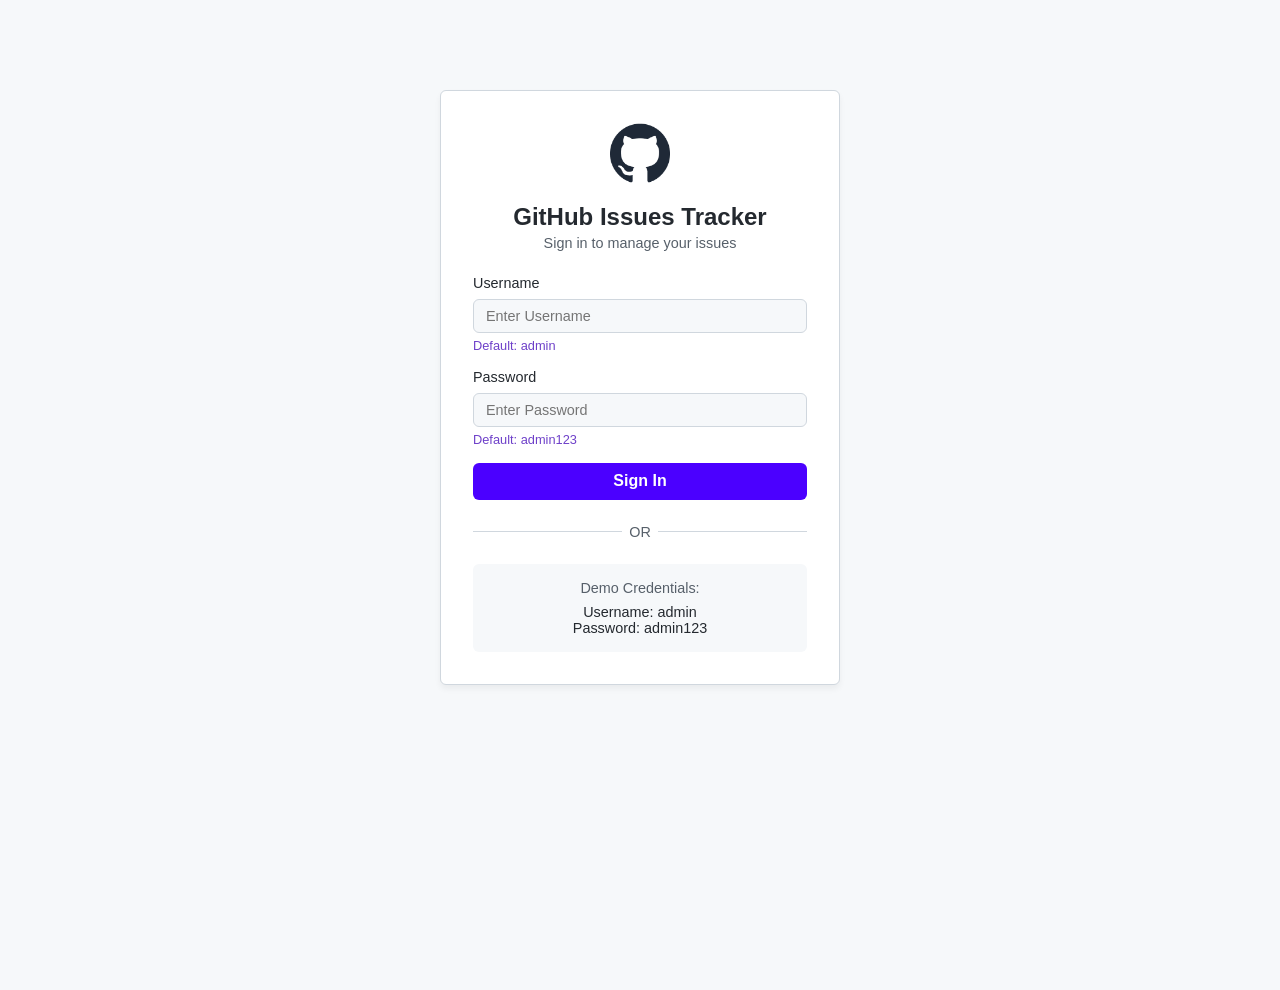
<file: index.html>
<!doctype html>
<html lang="en">
  <head>
    <meta charset="UTF-8" />
    <meta name="viewport" content="width=device-width, initial-scale=1.0" />
    <title>GitHub Issues Tracker - Dashboard</title>
    <link rel="stylesheet" href="style.css" />
  </head>
  <body>
    <!-- Navbar -->
    <nav class="navbar">
      <div class="nav-brand">
        <img
          src="assets/github-logo.png"
          alt="GitHub Logo"
          style="height: 32px; width: 32px"
        />
        <h2>GitHub Issues Tracker</h2>
      </div>
      <div class="nav-search">
        <input type="text" id="searchInput" placeholder="Search issues..." />
        <button id="searchBtn" class="btn-primary">Search</button>
        <button id="logoutBtn" class="btn-outline">Logout</button>
      </div>
    </nav>

    <!-- Main Content  -->
    <main class="dashboard-container">
        
        <!-- Tab Section -->
        <div class="tabs-container">
            <button class="tab-btn active" data-tab="all">All</button>
            <button class="tab-btn" data-tab="open">Open</button>
            <button class="tab-btn" data-tab="closed">Closed</button>
        </div>

        <!-- Toolbar -->
        <div class="toolbar">
            <div class="stats-left">
                <div class="stats-icon">
                    <img src="assets/Aperture.png" alt="Issues Icon" style="width: 24px; height: 24px;">
                </div>
                <div class="stats-text">
                    <h3 id="issueCount">0 Issues</h3>
                    <p>Track and manage your project issues</p>
                </div>
            </div>
            <div class="stats-right">
                <span class="marker marker-open">Open</span>
                <span class="marker marker-closed">Closed</span>
            </div>
        </div>

        <!-- Issues Grid -->
        <div id="loadingSpinner" class="spinner-container" style="display: none;">
            <div class="spinner"></div>
            <p>Loading issues...</p>
        </div>

        <div id="issuesGrid" class="issues-grid">
            <!-- Cards JS -->
        </div>
    </main>

    <!-- Modal Layout -->
    <div id="issueModal" class="modal-overlay" style="display: none;">
        <div class="modal-content">
            <button class="close-modal">&times;</button>
            <h2 id="modalTitle">Issue Title</h2>
            <div class="modal-meta">
                <span id="modalStatus" class="badge">Status</span>
                <span class="meta-text">Opened by <strong id="modalAuthor">Author</strong> • <span id="modalDate">Date</span></span>
            </div>
            <div id="modalLabels" class="modal-labels">
                <!-- Labels here -->
            </div>
            <p id="modalDescription" class="modal-desc">Description text...</p>
            <div class="modal-footerinfo">
                <div class="modal-assignee">
                    <span>Assignee:</span>
                    <strong id="modalAssignee">None</strong>
                </div>
                <div class="modal-priority">
                    <span>Priority:</span>
                    <span id="modalPriorityBadge" class="badge priority-badge">Priority</span>
                </div>
            </div>
            <div class="modal-actions">
                <button class="btn-primary" id="modalCloseBtn">Close</button>
            </div>
        </div>
    </div>

    <script src="js/script.js"></script>
  </body>
</html>
</file>
<file: style.css>
/* Base */
* {
  margin: 0;
  padding: 0;
  box-sizing: border-box;
  font-family:
    -apple-system, BlinkMacSystemFont, "Segoe UI", Roboto, Helvetica, Arial,
    sans-serif, "Apple Color Emoji", "Segoe UI Emoji", "Segoe UI Symbol";
}

body {
  background-color: #f6f8fa; /* GitHub light background */
  color: #24292f;
  min-height: 100vh;
}

/* --- Login Page--- */
.login-body {
  display: flex;
  justify-content: center;
  align-items: center;
}
.login-container {
  background-color: #ffffff;
  border: 1px solid #d0d7de;
  border-radius: 6px;
  padding: 2rem;
  width: 100%;
  margin: 10vh auto;
  max-width: 400px;
  box-shadow: 0 4px 6px rgba(0, 0, 0, 0.05);
  text-align: center;
}

.login-header {
  margin-bottom: 1.5rem;
}
.login-header img {
  width: 60px;
  height: 60px;
  margin-bottom: 1rem;
}
.login-header h1 {
  font-size: 1.5rem;
  font-weight: 600;
  margin-bottom: 0.25rem;
}
.login-header p {
  color: #57606a;
  font-size: 0.9rem;
}
.login-form {
  text-align: left;
}
.form-group {
  margin-bottom: 1rem;
}
.form-group label {
  display: block;
  font-size: 0.9rem;
  font-weight: 500;
  margin-bottom: 0.5rem;
}
.form-group input {
  width: 100%;
  padding: 0.5rem 0.75rem;
  font-size: 0.9rem;
  border: 1px solid #d0d7de;
  border-radius: 6px;
  background-color: #f6f8fa;
  transition:
    border-color 0.2s,
    box-shadow 0.2s;
}
.form-group input:focus {
  outline: none;
  border-color: #0969da;
  box-shadow: 0 0 0 3px rgba(9, 105, 218, 0.3);
  background-color: #ffffff;
}
.input-hint {
  display: block;
  font-size: 0.8rem;
  color: #6e40c9;
  margin-top: 0.3rem;
}

.sign-in-btn,
.btn-primary {
  width: 100%;
  padding: 0.6rem 1.2rem;
  background-color: #4b00ff; /* Deep purple from figma */
  color: white;
  font-weight: 600;
  font-size: 1rem;
  border: none;
  border-radius: 6px;
  cursor: pointer;
  transition: background-color 0.2s;
}
.sign-in-btn:hover,
.btn-primary:hover {
  background-color: #3b00d1;
}

.btn-outline {
  padding: 0.6rem 1.2rem;
  background-color: transparent;
  color: #4b00ff;
  font-weight: 600;
  font-size: 0.9rem;
  border: 1px solid #4b00ff;
  border-radius: 6px;
  cursor: pointer;
  transition: all 0.2s;
}
.btn-outline:hover {
  background-color: #4b00ff;
  color: white;
}

.divider {
  display: flex;
  align-items: center;
  text-align: center;
  margin: 1.5rem 0;
  color: #57606a;
  font-size: 0.9rem;
}
.divider::before,
.divider::after {
  content: "";
  flex: 1;
  border-bottom: 1px solid #d0d7de;
}
.divider::before {
  margin-right: 0.5em;
}
.divider::after {
  margin-left: 0.5em;
}

.demo-credentials {
  background-color: #f6f8fa;
  border-radius: 6px;
  padding: 1rem;
  text-align: center;
}
.demo-credentials p {
  font-size: 0.9rem;
  color: #57606a;
  margin-bottom: 0.5rem;
}
.demo-box {
  font-size: 0.9rem;
}
.demo-box strong {
  font-weight: 500;
}
#loginError {
  color: #cf222e;
  font-size: 0.9rem;
  margin-top: 1rem;
  text-align: center;
  display: none;
}

/* Navbar */
.navbar {
  display: flex;
  justify-content: space-between;
  align-items: center;
  background-color: #ffffff;
  border-bottom: 1px solid #d0d7de;
  padding: 1rem 2rem;
}
.nav-brand {
  display: flex;
  align-items: center;
  gap: 0.75rem;
}
.nav-brand h2 {
  font-size: 1.25rem;
  font-weight: 600;
}
.nav-search {
  display: flex;
  align-items: center;
  gap: 0.5rem;
}
.nav-search input {
  padding: 0.5rem 0.75rem;
  font-size: 0.9rem;
  border: 1px solid #d0d7de;
  border-radius: 6px;
  width: 250px;
  background-color: #f6f8fa;
}
.nav-search input:focus {
  outline: none;
  border-color: #0969da;
  background-color: #ffffff;
}

.dashboard-container {
  max-width: 1200px;
  margin: 2rem auto;
  padding: 0 1rem;
}

/* Tabs */
.tabs-container {
  display: flex;
  gap: 0.5rem;
  margin-bottom: 1rem;
  background-color: #ffffff;
  padding: 0.5rem;
  border-radius: 8px;
  width: fit-content;
  border: 1px solid #d0d7de;
}
.tab-btn {
  padding: 0.5rem 1.5rem;
  border: none;
  background: transparent;
  cursor: pointer;
  font-size: 0.9rem;
  font-weight: 500;
  color: #57606a;
  border-radius: 6px;
  transition: all 0.2s;
}
.tab-btn:hover {
  background-color: #f3f4f6;
}
.tab-btn.active {
  background-color: #4b00ff;
  color: white;
}

/* Toolbar */
.toolbar {
  display: flex;
  justify-content: space-between;
  align-items: center;
  background-color: #ffffff;
  padding: 1.5rem;
  border-radius: 8px;
  border: 1px solid #d0d7de;
  margin-bottom: 1.5rem;
}
.stats-left {
  display: flex;
  align-items: center;
  gap: 1rem;
}
.stats-icon {
  background-color: #f3f0ff;
  padding: 0.75rem;
  border-radius: 50%;
  display: flex;
  align-items: center;
  justify-content: center;
}
.stats-text h3 {
  font-size: 1.25rem;
  margin-bottom: 0.2rem;
}
.stats-text p {
  font-size: 0.85rem;
  color: #57606a;
}

.stats-right {
  display: flex;
  gap: 1.5rem;
  align-items: center;
}
.marker {
  display: flex;
  align-items: center;
  gap: 0.5rem;
  font-size: 0.9rem;
  font-weight: 500;
  color: #24292f;
}
.marker::before {
  content: "";
  display: block;
  width: 10px;
  height: 10px;
  border-radius: 50%;
}
.marker-open::before {
  background-color: #2da44e;
}
.marker-closed::before {
  background-color: #8250df;
}

/* Grid */
.issues-grid {
  display: grid;
  grid-template-columns: repeat(4, 1fr);
  gap: 1rem;
}

.issue-card {
  background: #ffffff;
  border: 1px solid #d0d7de;
  border-radius: 8px;
  padding: 1.25rem;
  cursor: pointer;
  transition:
    transform 0.2s,
    box-shadow 0.2s;
  display: flex;
  flex-direction: column;
}
.issue-card:hover {
  transform: translateY(-2px);
  box-shadow: 0 4px 10px rgba(0, 0, 0, 0.05);
}
.issue-card.status-open {
  border-top: 4px solid #2da44e; /* green */
}
.issue-card.status-closed {
  border-top: 4px solid #8250df; /* purple */
}

.card-header {
  display: flex;
  justify-content: space-between;
  align-items: center;
  margin-bottom: 0.75rem;
}

.status-badge {
  display: flex;
  align-items: center;
  gap: 0.3rem;
  font-size: 0.75rem;
  font-weight: 600;
  padding: 0.2rem 0.6rem;
  border-radius: 12px;
}
.status-badge.open {
  color: #2da44e;
  background-color: #eafbe8;
}
.status-badge.closed {
  color: #8250df;
  background-color: #f3f0ff;
}

.priority-badge {
  font-size: 0.7rem;
  font-weight: 600;
  padding: 0.2rem 0.6rem;
  border-radius: 12px;
  background-color: #f6f8fa;
  color: #57606a;
}
.priority-high {
  background-color: #ffebe9;
  color: #cf222e;
}
.priority-medium {
  background-color: #fff8c5;
  color: #9a6700;
}
.priority-low {
  background-color: #f6f8fa;
  color: #57606a;
}

.issue-title {
  font-size: 1rem;
  font-weight: 600;
  margin-bottom: 0.5rem;
  line-height: 1.4;
  display: -webkit-box;
  -webkit-line-clamp: 2;
  -webkit-box-orient: vertical;
  overflow: hidden;
}
.issue-desc {
  font-size: 0.85rem;
  color: #57606a;
  margin-bottom: 1rem;
  line-height: 1.5;
  flex-grow: 1;
  display: -webkit-box;
  -webkit-line-clamp: 3;
  -webkit-box-orient: vertical;
  overflow: hidden;
}

.labels-container {
  display: flex;
  flex-wrap: wrap;
  gap: 0.4rem;
  margin-bottom: 1rem;
}
.label-badge {
  font-size: 0.7rem;
  padding: 0.2rem 0.6rem;
  border-radius: 12px;
  border: 1px solid #d0d7de;
  color: #24292f;
  background: #ffffff;
}

.card-footer {
  display: flex;
  flex-direction: column;
  font-size: 0.75rem;
  color: #57606a;
  gap: 0.2rem;
  border-top: 1px solid #f0f0f0;
  padding-top: 0.75rem;
}

/* Spinner */
.spinner-container {
  text-align: center;
  padding: 3rem 0;
  color: #57606a;
}
.spinner {
  border: 3px solid rgba(0, 0, 0, 0.1);
  width: 36px;
  height: 36px;
  border-radius: 50%;
  border-left-color: #4b00ff;
  animation: spin 1s linear infinite;
  margin: 0 auto 1rem;
}

/* animation */

@keyframes spin {
  0% {
    transform: rotate(0deg);
  }
  100% {
    transform: rotate(360deg);
  }
}

/* Modal */
.modal-overlay {
  position: fixed;
  top: 0;
  left: 0;
  right: 0;
  bottom: 0;
  background-color: rgba(0, 0, 0, 0.5);
  display: flex;
  justify-content: center;
  align-items: center;
  z-index: 1000;
}

.modal-content {
  background: #fff;
  padding: 2.5rem;
  border-radius: 12px;
  width: 90%;
  max-width: 650px;
  position: relative;
  box-shadow: 0 10px 25px rgba(0, 0, 0, 0.1);
}

.close-modal {
  position: absolute;
  top: 1rem;
  right: 1.5rem;
  background: none;
  border: none;
  font-size: 2rem;
  cursor: pointer;
  color: #57606a;
}
.close-modal:hover {
  color: #24292f;
}

.modal-content h2 {
  font-size: 1.75rem;
  margin-bottom: 0.75rem;
}
.modal-meta {
  display: flex;
  align-items: center;
  gap: 1rem;
  margin-bottom: 1.5rem;
  font-size: 0.9rem;
  color: #57606a;
}
.badge {
  padding: 0.3rem 0.8rem;
  border-radius: 16px;
  font-weight: 600;
  font-size: 0.85rem;
}
.badge.open {
  background-color: #2da44e;
  color: white;
}
.badge.closed {
  background-color: #8250df;
  color: white;
}
.modal-labels {
  display: flex;
  gap: 0.5rem;
  margin-bottom: 1.5rem;
}

.modal-desc {
  font-size: 1rem;
  color: #24292f;
  line-height: 1.6;
  margin-bottom: 2rem;
}

.modal-footerinfo {
  display: flex;
  justify-content: flex-start;
  gap: 3rem;
  background: #f6f8fa;
  padding: 1.5rem;
  border-radius: 8px;
  margin-bottom: 2rem;
}
.modal-assignee span,
.modal-priority span {
  display: block;
  font-size: 0.85rem;
  color: #57606a;
  margin-bottom: 0.4rem;
}
.modal-assignee strong {
  font-size: 1rem;
}

.modal-actions {
  display: flex;
  justify-content: flex-end;
}
.modal-actions button {
  width: auto;
  padding: 0.6rem 2rem;
}

/* Responsive Grid */
@media (max-width: 1100px) {
  .issues-grid {
    grid-template-columns: repeat(3, 1fr);
  }
}
@media (max-width: 800px) {
  .issues-grid {
    grid-template-columns: repeat(2, 1fr);
  }
}
@media (max-width: 550px) {
  .issues-grid {
    grid-template-columns: 1fr;
  }
  .navbar {
    flex-direction: column;
    gap: 1rem;
    align-items: flex-start;
  }
  .nav-search {
    width: 100%;
    justify-content: space-between;
  }
  .nav-search input {
    width: 100%;
  }
  .toolbar {
    flex-direction: column;
    gap: 1rem;
    align-items: flex-start;
  }
}
</file>
